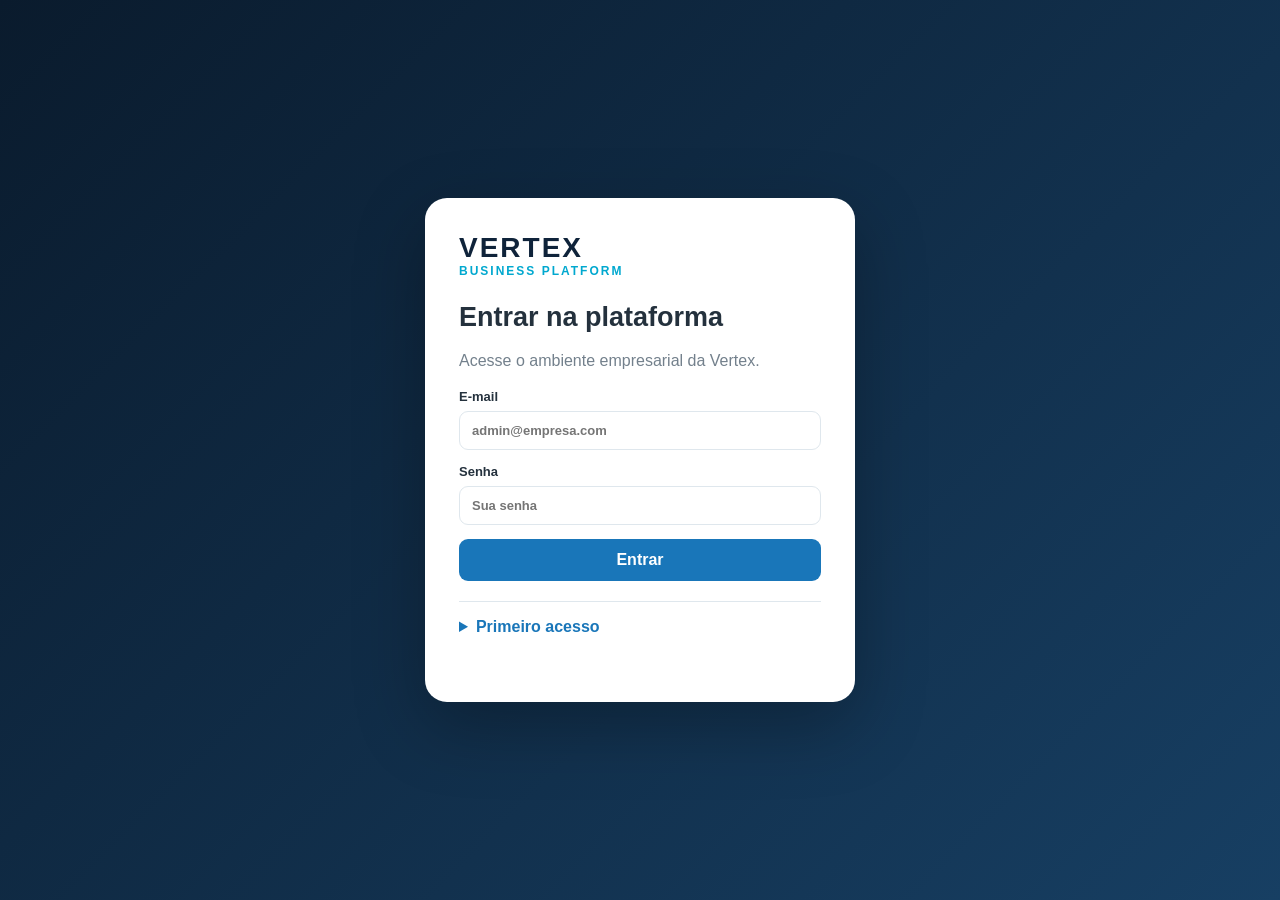
<file: docs/index.html>
<!doctype html>
<html lang="pt-BR">
<head>
  <meta charset="utf-8">
  <meta name="viewport" content="width=device-width,initial-scale=1">
  <title>Vertex Platform — Business Software</title>
  <link rel="stylesheet" href="style.css">
</head>
<body>

<div id="loginScreen" class="login-screen">
  <div class="login-card">
    <div class="login-brand">
      <strong>VERTEX</strong>
      <span>BUSINESS PLATFORM</span>
    </div>
    <h1>Entrar na plataforma</h1>
    <p>Acesse o ambiente empresarial da Vertex.</p>

    <form id="loginForm" class="form-stack">
      <label>E-mail
        <input id="loginEmail" type="email" placeholder="admin@empresa.com" required>
      </label>
      <label>Senha
        <input id="loginPassword" type="password" placeholder="Sua senha" required>
      </label>
      <button class="primary wide" type="submit">Entrar</button>
    </form>

    <details class="first-access">
      <summary>Primeiro acesso</summary>
      <p>Use esta opção somente se ainda não existir nenhum administrador no banco.</p>
      <form id="bootstrapForm" class="form-stack">
        <label>Nome
          <input id="bootstrapName" value="Abner" required>
        </label>
        <label>E-mail
          <input id="bootstrapEmail" type="email" placeholder="admin@empresa.com" required>
        </label>
        <label>Senha
          <input id="bootstrapPassword" type="password" minlength="8" placeholder="Mínimo 8 caracteres" required>
        </label>
        <button class="secondary wide" type="submit">Criar administrador</button>
      </form>
    </details>

    <div id="loginMessage" class="message"></div>
  </div>
</div>

<div id="appShell" class="app-shell hidden">
  <aside>
    <div class="brand"><span>VERTEX</span><small>CAMADA OPERACIONAL</small></div>
    <nav>
      <button class="active" data-page="dashboard">▦ Visão Geral</button>
      <button data-page="clientes">◎ Clientes</button>
      <button data-page="obrigacoes">◷ Obrigações</button>
      <button data-page="softwares">▣ Softwares</button>      <button data-page="projetos">◇ Projetos</button>
      <button data-page="servicos">☷ Serviços / OS</button>
      <button data-page="roadmap">↗ Estratégia</button>
    </nav>
    <div class="phase">Gestão da operação<br><small>Clientes, projetos e serviços</small></div>
  </aside>

  <main>
    <header>
      <div>
        <small>CAMADA OPERACIONAL</small>
        <h1 id="title">Visão geral</h1>
        <span id="apiStatus" class="api-status">Conectando à API...</span>
      </div>
      <div class="header-actions">
        <button id="refreshBtn" class="ghost">↻ Atualizar</button>
        <div class="user"><span id="userInitials">AL</span><b id="userName">Abner</b></div>
        <button id="logoutBtn" class="ghost danger">Sair</button>
      </div>
    </header>

    <section id="dashboard" class="page show">
      <div class="hero">
        <div>
          <span class="pill">OPERAÇÃO CONECTADA</span>
          <h2>A camada operacional do seu negócio.</h2>
          <p>Clientes, projetos, ordens de serviço e auditoria em um só lugar. Projetada para se integrar ao seu financeiro, não substituí-lo.</p>
        </div>
        <div class="progress">
          <b>Frentes conectadas</b><strong>4</strong>
          <div><i style="width:100%"></i></div>
          <small>CRM • Projetos • Serviços • Auditoria</small>
        </div>
      </div>

      <div class="cards">
        <article><small>CARTEIRA ATIVA</small><b id="totalClients">0</b><span>Clientes acompanhados</span></article>
        <article><small>PROJETOS EM ANDAMENTO</small><b id="totalActiveProjects">0</b><span>Entregas da operação</span></article>
        <article><small>OS EM ABERTO</small><b id="totalOpenOs">0</b><span>Atendimentos e solicitações</span></article>
        <article><small>EVENTOS DE AUDITORIA</small><b id="totalAuditEvents">0</b><span>Alterações rastreáveis</span></article>
      </div>

      <div class="grid">
        <article class="panel">
          <div class="panel-head"><h3>Projetos em andamento</h3><span class="badge">Visão operacional</span></div>
          <div id="dashboardProjects" class="project-list"></div>
        </article>
        <article class="panel">
          <h3>Ecossistema operacional</h3>
          <ul>
            <li>Vertex Core <em>CRM, projetos e OS</em></li>
            <li>Vertex Flow <em>automação de processos</em></li>
            <li>Vertex Data <em>indicadores operacionais</em></li>
            <li>Vertex Connect <em>integração futura com ContaAzul e outros ERPs</em></li>
            <li>Vertex Assistant <em>IA na operação</em></li>
          </ul>
          <p class="integration-note">O financeiro e o fiscal continuam no sistema que sua empresa já usa. O Vertex conecta as equipes, demandas e entregas da operação.</p>
        </article>
      </div>
    </section>

    <section id="clientes" class="page">
      <div class="section-head">
        <div><h2>Clientes</h2><p>Cadastre e acompanhe empresas atendidas.</p></div>
        <button id="newClientBtn" class="primary">+ Novo cliente</button>
      </div>
      <div class="panel table">
        <div class="row head"><span>Empresa</span><span>Responsável</span><span>Status</span></div>
        <div id="clientsRows"></div>
      </div>
    </section>

    <section id="obrigacoes" class="page">
      <div class="section-head">
        <div><h2>Obrigações contábeis</h2><p>Fechamentos por cliente, departamento e competência.</p></div>
        <button id="newObligationBtn" class="primary">+ Nova obrigação</button>
      </div>
      <div class="obligation-filters">
        <label>Competência<input id="obligationCompetenceFilter" type="month"></label>
        <label>Departamento
          <select id="obligationDepartmentFilter">
            <option value="">Todos</option><option value="fiscal">Fiscal</option><option value="payroll">Folha</option>
            <option value="accounting">Contábil</option><option value="corporate">Societário</option><option value="other">Outros</option>
          </select>
        </label>
      </div>
      <div class="panel table">
        <div class="row obligation-row head"><span>Cliente / obrigação</span><span>Departamento</span><span>Competência</span><span>Vencimento</span><span>Status</span><span>Ação</span></div>
        <div id="obligationsRows"></div>
      </div>
    </section>


    <section id="softwares" class="page">
      <div class="section-head">
        <div>
          <h2>Softwares Vertex</h2>
          <p>Módulos para conectar clientes, projetos, serviços e decisões, sem substituir seu ERP financeiro ou fiscal.</p>
        </div>
        <span class="suite-label">VERTEX BUSINESS SUITE</span>
      </div>

      <div class="software-grid">
        <article class="software-card featured">
          <div class="software-icon">C</div>
          <div class="software-top"><span class="software-status live">Operacional</span><small>CORE</small></div>
          <h3>Vertex Core</h3>
          <p>CRM e gestão de projetos na mesma base das ordens de serviço, com fluxo de trabalho e auditoria.</p>
          <div class="software-tags"><span>CRM</span><span>Projetos</span><span>OS</span><span>Auditoria</span></div>
          <button class="software-action" data-page-target="dashboard">Abrir operação →</button>
        </article>

        <article class="software-card">
          <div class="software-icon">F</div>
          <div class="software-top"><span class="software-status building">Em desenvolvimento</span><small>FLOW</small></div>
          <h3>Vertex Flow</h3>
          <p>Automação de processos, SLA, regras de negócio, alertas e distribuição automática de tarefas.</p>
          <div class="software-tags"><span>Automação</span><span>SLA</span><span>Workflows</span></div>
        </article>

        <article class="software-card">
          <div class="software-icon">D</div>
          <div class="software-top"><span class="software-status roadmap">Planejado</span><small>DATA</small></div>
          <h3>Vertex Data</h3>
          <p>Dashboards, KPIs, análises operacionais e inteligência sobre dados empresariais.</p>
          <div class="software-tags"><span>BI</span><span>KPIs</span><span>Analytics</span></div>
        </article>

        <article class="software-card">
          <div class="software-icon">X</div>
          <div class="software-top"><span class="software-status roadmap">Planejado</span><small>CONNECT</small></div>
          <h3>Vertex Connect</h3>
          <p>Será o elo entre a operação Vertex e o financeiro que sua empresa já utiliza, com integração futura à ContaAzul e outros ERPs.</p>
          <div class="software-tags"><span>ContaAzul</span><span>APIs</span><span>Webhooks</span></div>
        </article>

        <article class="software-card">
          <div class="software-icon">AI</div>
          <div class="software-top"><span class="software-status roadmap">Planejado</span><small>ASSISTANT</small></div>
          <h3>Vertex Assistant</h3>
          <p>Assistente empresarial com IA para consultar dados, resumir operações e apoiar decisões.</p>
          <div class="software-tags"><span>IA</span><span>Insights</span><span>Assistente</span></div>
        </article>

        <article class="software-card">
          <div class="software-icon">✓</div>
          <div class="software-top"><span class="software-status roadmap">Futuro</span><small>COMPLIANCE</small></div>
          <h3>Vertex Compliance</h3>
          <p>Gestão de documentos, contratos, vencimentos, certificados e obrigações empresariais.</p>
          <div class="software-tags"><span>Documentos</span><span>Contratos</span><span>Alertas</span></div>
        </article>
      </div>
    </section>
    <section id="projetos" class="page">
      <div class="section-head">
        <div><h2>Projetos</h2><p>Acompanhe o ciclo de cada entrega.</p></div>
        <button id="newProjectBtn" class="primary">+ Novo projeto</button>
      </div>
      <div class="kanban">
        <article><small>PLANEJAMENTO</small><div id="projectsPlanning" class="column-items"></div></article>
        <article><small>DESENVOLVIMENTO</small><div id="projectsDevelopment" class="column-items"></div></article>
        <article><small>TESTES / CONCLUÍDOS</small><div id="projectsTesting" class="column-items"></div></article>
      </div>
    </section>

    <section id="servicos" class="page">
      <div class="section-head">
        <div><h2>Serviços / OS</h2><p>Prioridade, status, prazo e auditoria.</p></div>
        <button id="newOsBtn" class="primary">+ Nova OS</button>
      </div>
      <div class="panel table">
        <div class="row os head"><span>OS</span><span>Título</span><span>Prioridade</span><span>Status</span><span>Ação</span></div>
        <div id="osRows"></div>
      </div>
    </section>

    <section id="roadmap" class="page">
      <h2>Estratégia de Produto</h2>
      <p>Evolução da Vertex de núcleo operacional para uma suíte completa de software empresarial.</p>
      <div class="timeline">
        <div class="done"><b>01</b><span><strong>Vertex Core</strong><small>Núcleo operacional: clientes, projetos, OS e usuários</small></span></div>
        <div class="done"><b>02</b><span><strong>Operação segura</strong><small>Autenticação, perfis, banco e auditoria</small></span></div>
        <div class="done"><b>03</b><span><strong>Gestão empresarial</strong><small>Clientes, projetos, serviços e acompanhamento</small></span></div>
        <div class="done"><b>04</b><span><strong>Automação e dados</strong><small>Vertex Flow + Vertex Data</small></span></div>
        <div class="done"><b>05</b><span><strong>Ecossistema SaaS</strong><small>Connect, Assistant e Compliance</small></span></div>
      </div>
    </section>

    <footer>Vertex Business Platform • Software para operações, automação e inteligência</footer>
  </main>
</div>

<div id="modal" class="modal hidden">
  <div class="modal-card">
    <button id="closeModalBtn" class="modal-close">×</button>
    <h2 id="modalTitle">Novo registro</h2>
    <div id="modalBody"></div>
  </div>
</div>

<div id="toast" class="toast hidden"></div>

<script src="app.js"></script>
</body>
</html>
</file>
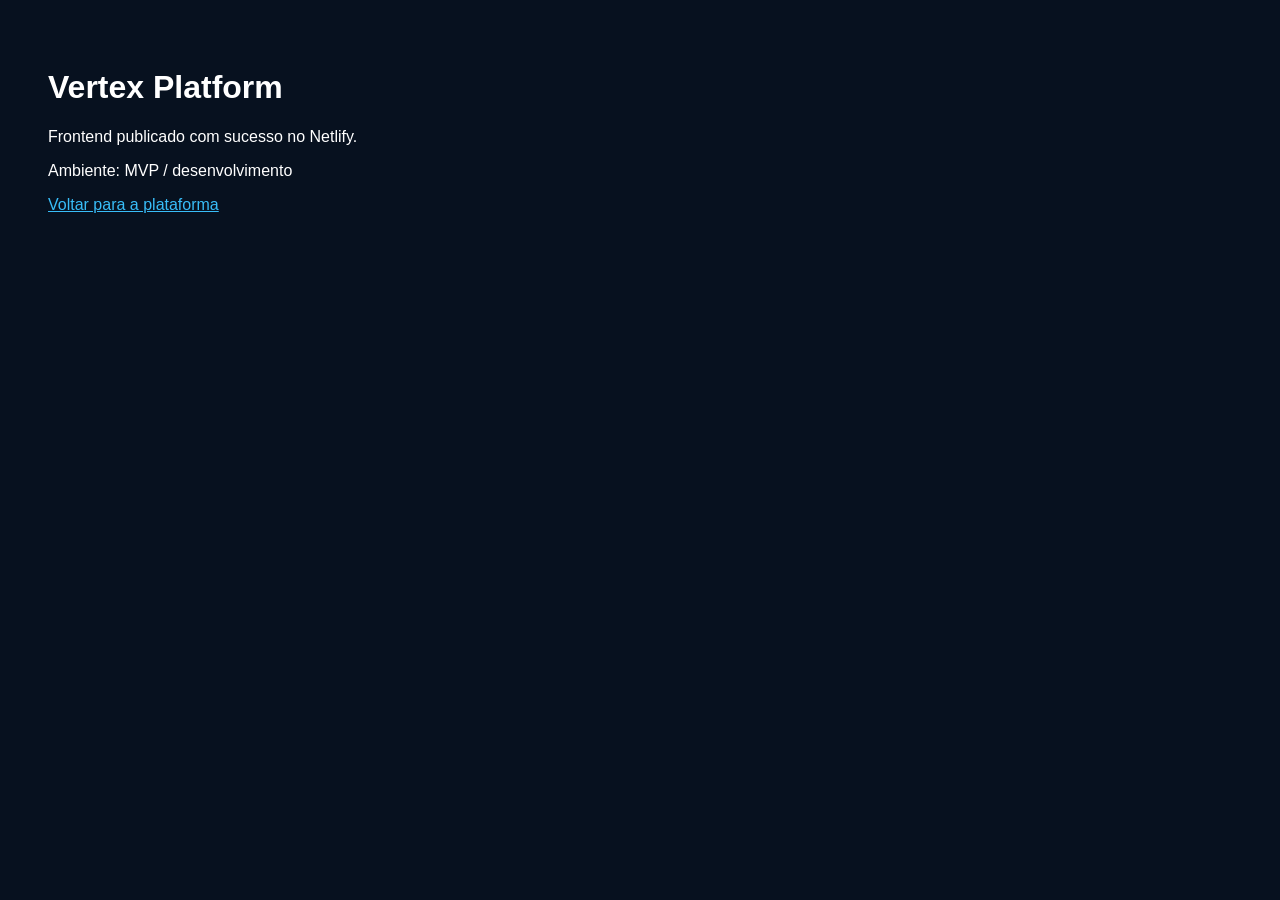
<file: docs/netlify-status.html>
<!doctype html>
<html lang="pt-BR">
<head><meta charset="utf-8"><meta name="viewport" content="width=device-width,initial-scale=1"><title>Vertex Platform | Status</title></head>
<body style="font-family:Arial,sans-serif;background:#07111f;color:#fff;padding:40px">
<h1>Vertex Platform</h1>
<p>Frontend publicado com sucesso no Netlify.</p>
<p>Ambiente: MVP / desenvolvimento</p>
<a href="/" style="color:#38bdf8">Voltar para a plataforma</a>
</body>
</html>
</file>
<file: docs/style.css>
:root{
  --navy:#0f233a;
  --navy2:#173a5d;
  --blue:#1976b9;
  --cyan:#00a8cf;
  --bg:#f4f7fa;
  --text:#24313d;
  --muted:#73808c;
  --line:#dfe7ed;
  --ok:#11875d;
  --danger:#b63a3a;
}
*{box-sizing:border-box}
body{margin:0;font-family:Inter,Arial,sans-serif;background:var(--bg);color:var(--text);min-height:100vh}
button,input,select,textarea{font:inherit}
button{cursor:pointer}
.hidden{display:none!important}

.login-screen{min-height:100vh;display:grid;place-items:center;background:linear-gradient(135deg,#0a1b2d,#173f63);padding:24px}
.login-card{width:min(430px,100%);background:#fff;border-radius:22px;padding:34px;box-shadow:0 24px 70px rgba(0,0,0,.28)}
.login-brand strong{font-size:28px;letter-spacing:2px;color:var(--navy)}
.login-brand span{display:block;color:var(--cyan);font-weight:800;letter-spacing:2px;font-size:12px}
.login-card h1{margin:24px 0 8px;font-size:27px}
.login-card>p,.first-access p{color:var(--muted);line-height:1.5}
.first-access{margin-top:20px;border-top:1px solid var(--line);padding-top:16px}
.first-access summary{cursor:pointer;font-weight:800;color:var(--blue)}
.message{margin-top:14px;font-size:13px;min-height:18px}
.message.error{color:var(--danger)}.message.info{color:var(--blue)}

.app-shell{display:flex;min-height:100vh}
aside{width:245px;background:var(--navy);color:#fff;padding:30px 18px;position:fixed;inset:0 auto 0 0}
.brand span{display:block;font-size:25px;font-weight:900;letter-spacing:2px}
.brand small{color:var(--cyan);font-weight:800;letter-spacing:1px}
.brand{margin:0 12px 45px}
nav{display:grid;gap:8px}
nav button{border:0;background:transparent;color:#b9c9d7;text-align:left;padding:14px;border-radius:10px;font-size:14px}
nav button:hover,nav button.active{background:#193955;color:#fff}
.phase{position:absolute;bottom:28px;left:30px;color:#b9c9d7;font-size:12px}
.phase small{color:#7890a3}

main{margin-left:245px;width:calc(100% - 245px);padding:30px 40px}
header{display:flex;justify-content:space-between;align-items:center;gap:20px;margin-bottom:26px}
header small{color:var(--cyan);font-weight:800;letter-spacing:1px}
h1{margin:4px 0;font-size:27px}
.header-actions{display:flex;align-items:center;gap:10px;flex-wrap:wrap}
.user{display:flex;align-items:center;gap:8px;background:#fff;border:1px solid var(--line);padding:8px 12px;border-radius:24px}
.user span{width:28px;height:28px;border-radius:50%;display:grid;place-items:center;background:var(--navy);color:#fff;font-size:11px;font-weight:800}
.ghost{border:1px solid var(--line);background:#fff;padding:10px 12px;border-radius:9px}
.ghost.danger{color:var(--danger)}
.api-status{font-size:12px;color:var(--muted)}.api-status.online{color:var(--ok)}.api-status.offline{color:var(--danger)}

.hero{background:linear-gradient(120deg,#102a45,#184d73);color:#fff;border-radius:20px;padding:32px;display:flex;justify-content:space-between;align-items:center;gap:30px}
.hero h2{font-size:28px;margin:12px 0 7px}.hero p{color:#c7d7e4}
.pill{font-size:10px;font-weight:800;letter-spacing:1px;background:#0d6680;padding:7px 10px;border-radius:20px}
.progress{width:250px}.progress strong{float:right;font-size:22px}
.progress>div,.project>div,.mini-progress{height:7px;background:#dfe7ed;border-radius:10px;margin:12px 0;overflow:hidden}
.progress i,.project i,.mini-progress i{display:block;height:100%;background:var(--cyan)}
.progress small{color:#b9c9d7}

.cards{display:grid;grid-template-columns:repeat(4,1fr);gap:16px;margin:20px 0}
.cards article,.panel{background:#fff;border:1px solid var(--line);border-radius:15px;padding:20px}
.cards small{color:var(--muted);font-weight:800}.cards b{display:block;font-size:28px;margin:8px 0}.cards span{font-size:12px;color:var(--muted)}
.grid{display:grid;grid-template-columns:1.5fr 1fr;gap:18px}
.panel h3{margin-top:0}.panel-head{display:flex;justify-content:space-between;align-items:center}
.badge{font-size:11px;background:#e8f7fb;color:#0b708b;border-radius:20px;padding:6px 9px}
.project{position:relative;padding:12px 0}.project>span{position:absolute;right:0}.project small{color:var(--muted)}
ul{padding-left:20px}li{padding:9px 0;border-bottom:1px solid var(--line)}li em{float:right;color:var(--blue);font-size:12px}

.page{display:none}.page.show{display:block}
.section-head{display:flex;justify-content:space-between;align-items:center;margin-bottom:20px}
.section-head h2,.page>h2{font-size:25px;margin-bottom:5px}.section-head p,.page>p{color:var(--muted);margin-top:0}
.primary,.secondary{border:0;color:#fff;border-radius:9px;padding:12px 16px;font-weight:800}
.primary{background:var(--blue)}.secondary{background:var(--navy2)}.wide{width:100%}
.primary:hover,.secondary:hover{filter:brightness(.96)}

.table{padding:0;overflow:hidden}
.row{display:grid;grid-template-columns:2fr 1.5fr 1fr;padding:16px 20px;border-bottom:1px solid var(--line);align-items:center;gap:12px}
.row.head{background:#f8fafb;color:var(--muted);font-size:11px;font-weight:800}
.row em{font-style:normal;color:var(--ok)}
.row.os{grid-template-columns:1fr 2fr 1fr 1.2fr .8fr}
.obligation-filters{display:flex;gap:12px;margin-bottom:16px;flex-wrap:wrap}
.obligation-filters label{display:grid;gap:6px;color:var(--muted);font-size:12px;font-weight:800}
.obligation-filters input,.obligation-filters select{min-width:170px;border:1px solid var(--line);border-radius:8px;padding:9px 10px;background:#fff;color:var(--text)}
.row.obligation-row{grid-template-columns:2fr 1fr .9fr 1fr 1fr .8fr}
.obligation-name b,.obligation-name small{display:block}.obligation-name small{color:var(--muted);margin-top:4px}
.obligation-overdue{color:var(--danger)!important}
.high{color:var(--danger)}
.link-button{border:0;background:none;color:var(--blue);font-weight:800;padding:0;text-align:left}
.small-action{border:1px solid #c7d9e5;background:#fff;color:var(--blue);border-radius:7px;padding:7px 9px;font-size:11px;font-weight:800}

.kanban{display:grid;grid-template-columns:repeat(3,1fr);gap:18px}
.kanban>article{background:#edf2f5;border-radius:14px;padding:15px;min-height:330px}
.kanban>article>small{font-weight:900;color:var(--muted)}
.column-items{display:grid;gap:10px;margin-top:12px}
.kanban-card{background:#fff;padding:15px;border-radius:10px;border:1px solid var(--line)}
.kanban-card p{color:var(--muted);font-size:12px;margin:8px 0}

.timeline{margin-top:30px;max-width:800px}.timeline>div{display:flex;gap:20px;padding:16px 0;border-bottom:1px solid var(--line)}
.timeline b{width:38px;height:38px;border-radius:50%;display:grid;place-items:center;background:#dfe7ed}
.timeline .done b{background:var(--cyan);color:#fff}.timeline span strong,.timeline span small{display:block}.timeline span small{color:var(--muted);margin-top:5px}

.form-stack{display:grid;gap:14px}.form-stack label{display:grid;gap:7px;font-weight:700;font-size:13px}
.form-stack input,.form-stack select,.form-stack textarea{width:100%;border:1px solid var(--line);border-radius:9px;padding:11px 12px;background:#fff;color:var(--text)}
.form-grid{display:grid;grid-template-columns:1fr 1fr;gap:12px}
.modal{position:fixed;inset:0;background:rgba(4,16,28,.62);display:grid;place-items:center;padding:20px;z-index:50}
.modal-card{position:relative;background:#fff;border-radius:18px;width:min(620px,100%);max-height:88vh;overflow:auto;padding:28px;box-shadow:0 25px 80px rgba(0,0,0,.3)}
.modal-close{position:absolute;right:16px;top:14px;border:0;background:none;font-size:26px;color:var(--muted)}
.history-list{display:grid;gap:10px}.history-item{border:1px solid var(--line);border-radius:10px;padding:12px;display:grid;gap:5px}.history-item small{color:var(--muted)}
.empty-state{color:var(--muted);font-size:13px;text-align:center;padding:18px}.empty-state.padded{padding:30px}
.empty-state{display:grid;justify-items:center;gap:10px}
.empty-action{width:max-content;max-width:100%}

.toast{position:fixed;right:24px;bottom:24px;background:var(--navy);color:#fff;padding:13px 16px;border-radius:10px;box-shadow:0 12px 30px rgba(0,0,0,.2);z-index:80}
.toast.error{background:var(--danger)}.toast.success{background:var(--ok)}
footer{margin-top:45px;color:var(--muted);font-size:11px;text-align:center}

@media(max-width:900px){
  aside{width:78px;padding:25px 10px}.brand span{font-size:15px}.brand small,.phase,nav button{font-size:0}
  nav button:first-letter{font-size:20px}.brand{margin-left:4px}
  main{margin-left:78px;width:calc(100% - 78px);padding:22px}
  .cards{grid-template-columns:1fr 1fr}.grid,.kanban{grid-template-columns:1fr}.hero{display:block}.progress{margin-top:25px;width:100%}
  .row.os{grid-template-columns:1fr 1.6fr 1fr}.row.os>*:nth-child(4),.row.os>*:nth-child(5){margin-top:6px}
  .row.obligation-row{grid-template-columns:1fr 1fr 1fr}.row.obligation-row>*:nth-child(n+4){margin-top:6px}
}
@media(max-width:620px){
  header,.section-head{align-items:flex-start;flex-direction:column}.cards{grid-template-columns:1fr}.form-grid{grid-template-columns:1fr}
  .row,.row.os,.row.obligation-row{grid-template-columns:1fr}.row.head{display:none}
}

.suite-label{font-size:11px;font-weight:900;letter-spacing:1.2px;color:var(--cyan);background:#e8f7fb;border:1px solid #c9edf5;padding:9px 12px;border-radius:999px}
.software-grid{display:grid;grid-template-columns:repeat(3,1fr);gap:18px}
.software-card{position:relative;background:#fff;border:1px solid var(--line);border-radius:18px;padding:22px;min-height:260px;box-shadow:0 8px 24px rgba(15,35,58,.05);transition:.2s ease}
.software-card:hover{transform:translateY(-3px);box-shadow:0 14px 34px rgba(15,35,58,.10)}
.software-card.featured{border:1px solid #8fd9ea;background:linear-gradient(180deg,#fff,#f3fbfd)}
.software-icon{width:44px;height:44px;border-radius:12px;display:grid;place-items:center;background:var(--navy);color:#fff;font-weight:900;margin-bottom:18px}
.software-card.featured .software-icon{background:linear-gradient(135deg,var(--blue),var(--cyan))}
.software-top{display:flex;justify-content:space-between;align-items:center;gap:10px}.software-top small{font-size:10px;font-weight:900;letter-spacing:1px;color:var(--muted)}
.software-status{font-size:10px;font-weight:800;padding:6px 8px;border-radius:999px}.software-status.live{background:#e9f8f2;color:#087650}.software-status.building{background:#e9f5fc;color:#126a9c}.software-status.roadmap{background:#f1f3f5;color:#697681}
.software-card h3{font-size:21px;margin:14px 0 8px}.software-card p{color:var(--muted);line-height:1.55;font-size:13px;min-height:62px}
.software-tags{display:flex;flex-wrap:wrap;gap:6px;margin-top:14px}.software-tags span{font-size:10px;background:#f2f5f7;color:#51606d;border-radius:6px;padding:6px 8px}
.software-action{margin-top:18px;border:0;background:none;color:var(--blue);font-weight:800;padding:0}
@media(max-width:1100px){.software-grid{grid-template-columns:repeat(2,1fr)}}
@media(max-width:700px){.software-grid{grid-template-columns:1fr}}
</file>
